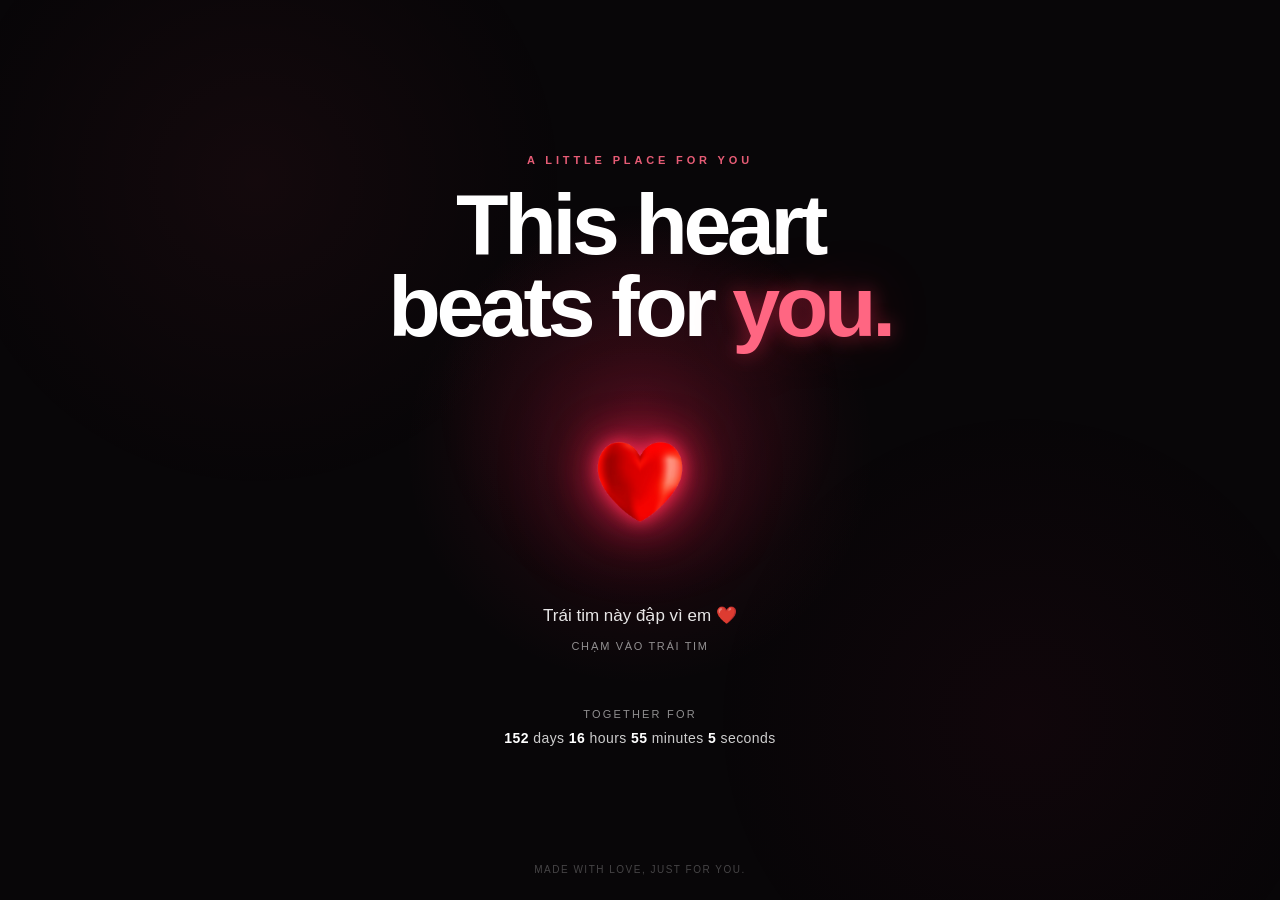
<file: index.html>
<!DOCTYPE html>
<html lang="vi">

<head>
    <meta charset="UTF-8">
    <meta name="viewport" content="width=device-width, initial-scale=1.0">

    <title>For You</title>

    <link rel="stylesheet" href="styles.css">

    <link rel="icon" type="image/png" href="./static/heart.png">

    <meta property="og:title" content="For You ❤️">
    <meta property="og:description" content="This heart beats for you.">
    <meta property="og:image" content="./heart.png">
</head>

<body>
    <audio id="bgMusic" loop preload="auto">
        <source src="./static/open-music.mp3" type="audio/mpeg">
    </audio>

    <!-- Background -->
    <div class="background"></div>

    <!-- Floating particles -->
    <div class="particles"></div>

    <main class="love-page">

        <!-- Small label -->
        <p class="eyebrow">
            A little place for you
        </p>

        <!-- Main title -->
        <h1>
            This heart<br>
            beats for <span>you.</span>
        </h1>

        <!-- Heart -->
        <div class="heart-wrapper">

            <div class="pulse"></div>

            <button class="heart-button" aria-label="Click the heart">
                <div class="heart">
                    <img class="heart-image" src="./static/heart.png" alt="heart" />
                </div>
            </button>
        </div>

        <!-- Message -->
        <p class="love-message">
            Trái tim này đập vì em ❤️
        </p>

        <p class="hint">
            Chạm vào trái tim
        </p>

        <!-- Counter -->
        <section class="counter-section">

            <p class="counter-label">
                Together for
            </p>

            <div class="love-counter">
                <span>0</span> days
                <span>0</span> hours
                <span>0</span> minutes
                <span>0</span> seconds
            </div>

        </section>

        <!-- Footer -->
        <p class="footer">
            Made with love, just for you.
        </p>

    </main>

    <script src="scripts.js"></script>

</body>

</html>
</file>
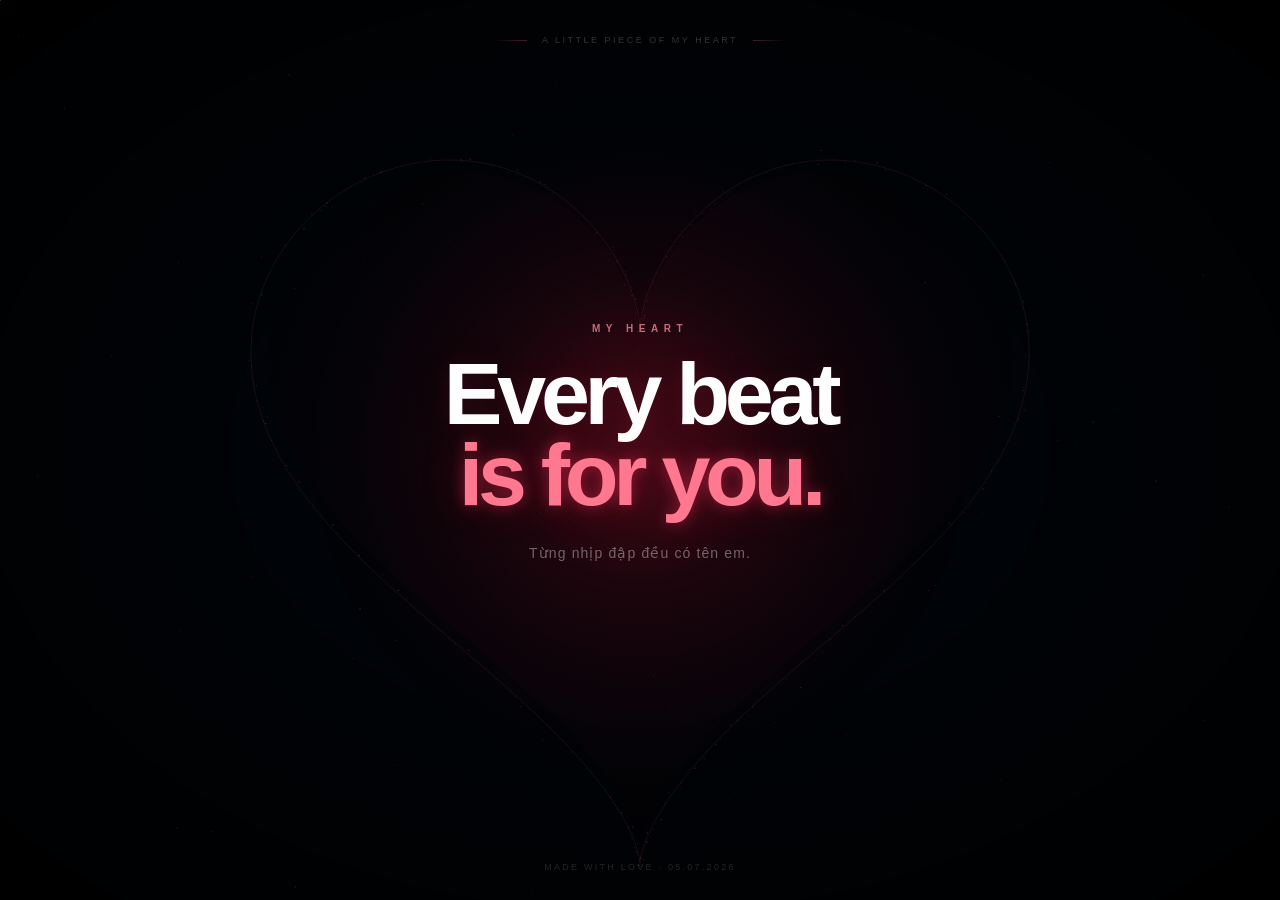
<file: heart/heart.html>
<!DOCTYPE html>
<html lang="vi">

<head>
    <meta charset="UTF-8">

    <meta name="viewport" content="width=device-width, initial-scale=1.0">

    <title>For You</title>

    <link rel="stylesheet" href="heart.css">

    <link rel="icon" type="image/png" href="./../static/heart.png"> 
    
    <meta property="og:title" content="For You ❤️">
    <meta property="og:description" content="This heart beats for you.">
    <meta property="og:image" content="./../static/heart.png">
</head>

<body>
    <!-- Background -->
    <div class="background"></div>

    <!-- Ambient particles -->
    <div class="ambient-particles"></div>

    <!-- Main -->
    <main class="trend-heart-page">

        <!-- Canvas -->
        <canvas id="heartCanvas"></canvas>

        <!-- Heart glow -->
        <div class="heart-aura"></div>

        <!-- Center content -->
        <div class="heart-content">

            <p class="heart-label">
                MY HEART
            </p>

            <h1>
                Every beat<br>
                <span>is for you.</span>
            </h1>

            <p class="heart-description">
                Từng nhịp đập đều có tên em.
            </p>

        </div>

        <!-- Top text -->
        <div class="top-message">
            <span></span>
            A little piece of my heart
            <span></span>
        </div>

        <!-- Bottom -->
        <div class="heart-footer">
            MADE WITH LOVE · 05.07.2026
        </div>

    </main>

    <script src="heart.js"></script>

</body>

</html>
</file>
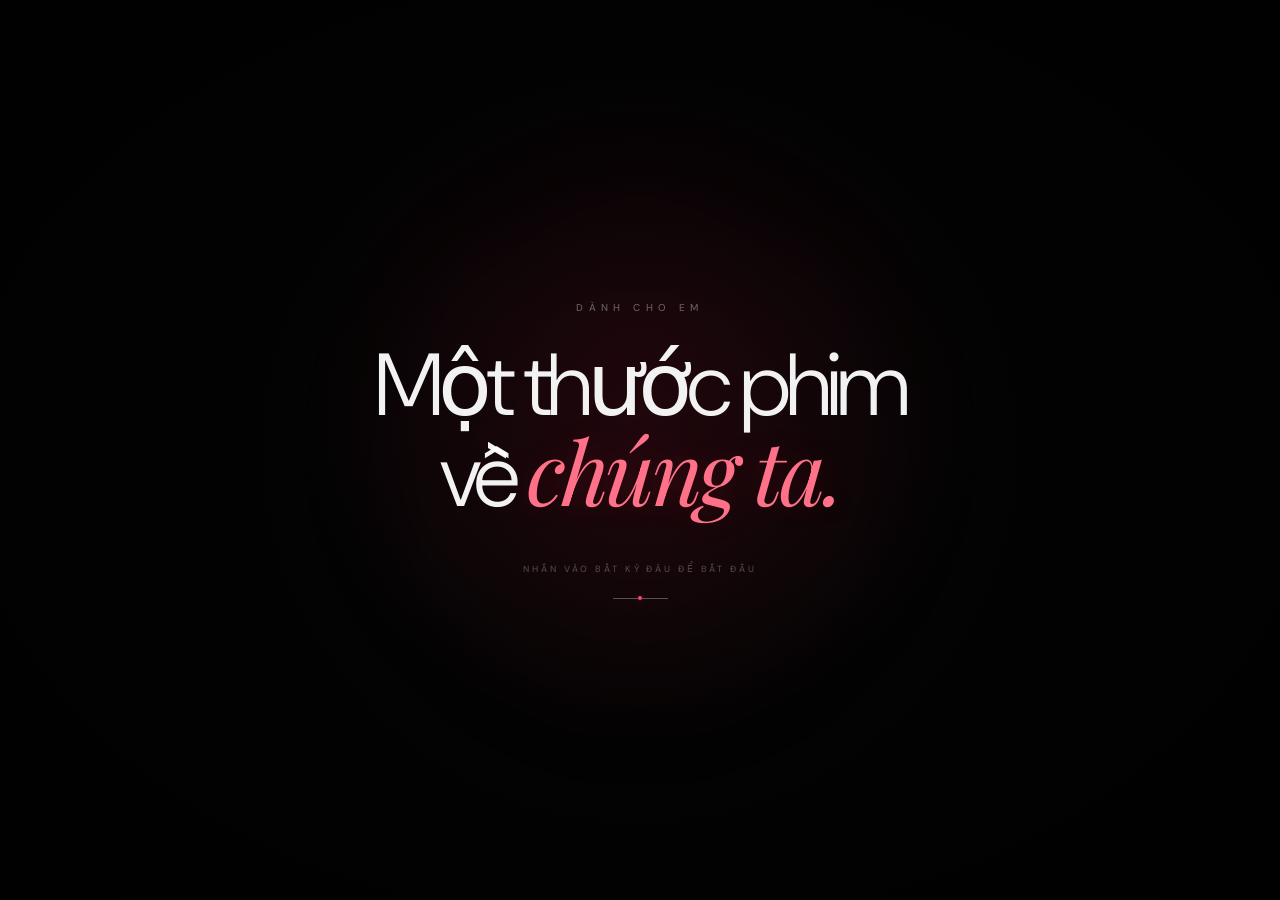
<file: intro/intro.html>
<!DOCTYPE html>
<html lang="vi">

<head>
    <meta charset="UTF-8">
    <meta name="viewport" content="width=device-width, initial-scale=1.0">
    <title>Câu chuyện của chúng ta</title>
    <link rel="icon" type="image/png" href="./../static/heart.png">
    <link rel="stylesheet" href="./intro.css">
    <meta property="og:title" content="Dành cho em ❤️">
    <meta property="og:description" content="Một chút câu chuyện về chúng ta.">
    <meta property="og:image" content="./../static/heart.png">
</head>

<body>

    <div class="start-screen" id="startScreen">
        <div class="start-content">
            <span class="start-label">DÀNH CHO EM</span>
            <h1>Một thước phim<br>về <em>chúng ta.</em></h1>
            <p>Nhấn vào bất kỳ đâu để bắt đầu</p>
            <div class="start-line"></div>
        </div>
    </div>

    <div class="background"></div>
    <div class="film-grain"></div>
    <div class="film-dust"></div>
    <div class="vignette"></div>
    <div class="light-leak light-leak-1"></div>
    <div class="light-leak light-leak-2"></div>
    <div class="film-frame"></div>
    <div class="cinema-bar cinema-bar-top"></div>
    <div class="cinema-bar cinema-bar-bottom"></div>

    <main class="film">

        <section class="scene scene-01 active">
            <div class="scene-center">
                <span class="eyebrow">CÂU CHUYỆN CỦA CHÚNG TA</span>
                <h1 class="friendship-duration">...</h1>
                <p>Và rồi chúng ta...</p>
            </div>
        </section>

        <section class="scene scene-02">
            <div class="scene-left">
                <span class="scene-number">01</span>
                <h2>Ngày ấy,<br>chúng ta là bạn.</h2>
            </div>

            <div class="scene-right">
                <p>
                    <span class="friendship-duration">...</span>
                    đủ dài để một người trở thành một phần quen thuộc trong cuộc sống của mình
                </p>

                <p>
                    Nhưng cũng đủ lâu để chúng ta chẳng hề nghĩ rằng một ngày nào đó,
                    người ấy sẽ trở thành người mình yêu
                </p>
            </div>
        </section>

        <section class="scene scene-03">
            <div class="scene-center story-text">
                <span class="small-text">NHỮNG NGÀY CŨ</span>
                <h2>Có những ngày<br>rất bình thường.</h2>
                <p>Những cuộc trò chuyện chẳng có gì đặc biệt. Những lần cùng nhau cười vì những chuyện rất nhỏ.</p>
            </div>
        </section>

        <section class="scene scene-04">
            <div class="scene-center story-text">
                <p>Lúc đó anh đâu biết...</p>
                <h2>Những điều bình thường ấy<br>lại trở thành kỷ niệm.</h2>
            </div>
        </section>

        <section class="scene scene-05">
            <div class="scene-center">
                <span class="small-text">RỒI MỘT NGÀY</span>
                <h2>Mọi thứ<br>bỗng khác đi.</h2>
                <p>Không có một khoảnh khắc thật rõ ràng.</p>
            </div>
        </section>

        <section class="scene scene-06">
            <div class="scene-center story-text">
                <p>Chỉ là anh bắt đầu để ý đến em nhiều hơn một chút.</p>
                <p>Một chút quan tâm. Một chút nhớ.<br>Và một chút mong chờ những lần được gặp em.</p>
            </div>
        </section>

        <section class="scene scene-07">
            <div class="scene-center story-text">
                <p>Anh từng nghĩ mình chẳng có gì đặc biệt.</p>
                <p>Còn em...</p>
                <h2>Anh từng nghĩ<br>giữa chúng ta sẽ mãi chỉ là tình bạn.</h2>
            </div>
        </section>

        <section class="scene scene-08">
            <div class="scene-center">
                <span class="small-text">NHƯNG RỒI ANH NHẬN RA</span>
                <p>Người anh không dám hy vọng...</p>
                <h2>Lại là người<br>chọn ở bên anh.</h2>
            </div>
        </section>

        <section class="scene scene-09">
            <div class="scene-center story-text">
                <p>Ban đầu anh cũng không nhận ra.</p>
                <p>Chỉ là anh bắt đầu nhớ những cuộc trò chuyện với em nhiều hơn.</p>
            </div>
        </section>

        <section class="scene scene-10">
            <div class="scene-center">
                <span class="small-text">RỒI TỪ KHI NÀO</span>
                <h2>Một ngày không nói chuyện<br>với em...</h2>
                <p>lại trở thành một ngày thiếu đi điều gì đó.</p>
            </div>
        </section>

        <section class="scene scene-11">
            <div class="scene-center story-text">
                <p>Anh bắt đầu để ý những điều rất nhỏ.</p>
                <p>Cách em nói chuyện.<br>Cách em quan tâm người khác.<br>Cách em luôn nghĩ cho cảm xúc của mọi người.
                </p>
            </div>
        </section>

        <section class="scene scene-12">
            <div class="scene-center">
                <p>Và rồi anh nhận ra...</p>
                <h2>Em không chỉ là<br>một người bạn nữa.</h2>
            </div>
        </section>

        <section class="scene scene-13">
            <div class="scene-center story-text">
                <span class="small-text">NHƯNG ANH VẪN IM LẶNG</span>
                <p>Vì anh sợ nếu nói ra...</p>
                <h2>chúng ta sẽ không còn<br>như trước nữa.</h2>
            </div>
        </section>

        <section class="scene scene-14">
            <div class="scene-center">
                <p>Anh thà giữ một tình bạn đẹp...</p>
                <h2>còn hơn đánh mất em.</h2>
            </div>
        </section>

        <section class="scene scene-15">
            <div class="scene-center story-text">
                <p>Nhưng có những cảm xúc càng cố giấu...</p>
                <p>lại càng trở nên rõ ràng.</p>
                <h2>Và anh biết<br>mình không thể giả vờ nữa.</h2>
            </div>
        </section>

        <section class="scene scene-16">
            <div class="scene-center">
                <span class="small-text">RỒI MỘT NGÀY</span>
                <h2>Chúng ta bắt đầu<br>nói về nhau.</h2>
            </div>
        </section>

        <section class="scene scene-17">
            <div class="scene-center story-text">
                <p>Chúng ta kể cho nhau nghe những điều đã từng xảy ra.</p>
                <p>Những chuyện đã qua.<br>Những điều từng giấu trong lòng.<br>Những cảm xúc trước đây chưa từng nói
                    thành lời.</p>
            </div>
        </section>

        <section class="scene scene-18">
            <div class="scene-center">
                <p>Và anh nhận ra...</p>
                <h2>Đằng sau những nụ cười<br>cũng có những điều em từng giấu.</h2>
            </div>
        </section>

        <section class="scene scene-19">
            <div class="scene-center story-text">
                <p>Lần đầu tiên anh cảm thấy giữa chúng ta chẳng còn khoảng cách.</p>
                <p>Anh có thể kể cho em những điều mình chưa từng nói với ai.</p>
            </div>
        </section>

        <section class="scene scene-20">
            <div class="scene-center">
                <p>Và rồi...</p>
                <h2>chúng ta đã khóc<br>cùng nhau.</h2>
            </div>
        </section>

        <section class="scene scene-21">
            <div class="scene-center story-text">
                <p>Anh nghĩ khoảnh khắc ấy đẹp theo một cách rất khác.</p>
                <p>Không phải vì chúng ta đã khóc.</p>
                <h2>Mà vì cuối cùng<br>chúng ta cũng thật lòng.</h2>
            </div>
        </section>

        <section class="scene scene-22">
            <div class="scene-center">
                <p>Không cần phải tỏ ra mạnh mẽ.</p>
                <h2>Không cần phải<br>giấu cảm xúc nữa.</h2>
            </div>
        </section>

        <section class="scene scene-23">
            <div class="scene-center story-text">
                <p>Chỉ cần ngồi đó.</p>
                <p>Nghe nhau nói.<br>Hiểu nhau hơn một chút.<br>Và ở bên nhau.</p>
            </div>
        </section>

        <section class="scene scene-24">
            <div class="scene-center">
                <span class="small-text">VÀ RỒI ANH HIỂU</span>
                <h2>Có lẽ anh đã<br>thương em từ lâu.</h2>
            </div>
        </section>

        <section class="scene scene-25">
            <div class="scene-center">
                <p>Chỉ là anh mất rất lâu...</p>
                <h2>để đủ can đảm<br>gọi tên cảm xúc ấy.</h2>
            </div>
        </section>

        <section class="scene scene-26">
            <div class="scene-center">
                <span class="small-text">VÀ ANH ĐÃ LIỀU MỘT LẦN</span>
                <h2>Anh nói với em<br>rằng anh yêu em.</h2>
            </div>
        </section>

        <section class="scene scene-27">
            <div class="scene-center">
                <p>Và rồi anh chờ câu trả lời.</p>
                <h2>...</h2>
            </div>
        </section>

        <section class="scene scene-28">
            <div class="scene-center">
                <span class="eyebrow love-date">05.07.2026</span>
                <h2>Và em<br><em>đồng ý.</em></h2>
                <p>Không cần phải suy nghĩ quá lâu.</p>
            </div>
        </section>

        <section class="scene scene-29">
            <div class="scene-center">
                <p>Lúc đó anh đã vui đến mức...</p>
                <h2>chẳng biết phải nói gì.</h2>
            </div>
        </section>

        <section class="scene scene-30">
            <div class="scene-center story-text">
                <p>Điều anh từng nghĩ sẽ chẳng bao giờ xảy ra...</p>
                <p>lại thật sự xảy ra.</p>
                <h2>Em thật sự<br>đã chọn anh.</h2>
            </div>
        </section>

        <section class="scene scene-31">
            <div class="scene-center">
                <span class="small-text">ĐIỀU LÀM ANH HẠNH PHÚC NHẤT</span>
                <p>Không chỉ là việc chúng ta trở thành một đôi.</p>
                <h2>Mà là biết rằng<br>em cũng đã từng có cảm xúc như anh.</h2>
            </div>
        </section>

        <section class="scene scene-32">
            <div class="scene-center story-text">
                <p>Cảm giác ấy thật lạ.</p>
                <p>Một người anh từng nghĩ mình không thể có...</p>
                <h2>lại đang ở đây,<br>và gọi anh là người yêu.</h2>
            </div>
        </section>

        <section class="scene scene-33">
            <div class="scene-center">
                <span class="small-text">TỪ NGÀY ẤY</span>
                <h2>Chúng ta<br>thành một đôi.</h2>
                <p>Một cách chính thức.</p>
            </div>
        </section>

        <section class="scene scene-34">
            <div class="scene-center">
                <div class="date">05.07.2026</div>
                <h2 class="love-duration">...</h2>
                <p>Không phải một khoảng thời gian quá dài.<br>Nhưng đủ để anh biết mình may mắn thế nào.</p>
            </div>
        </section>

        <section class="scene scene-35">
            <div class="photo photo-01">
                <img src="./../static/old-01.png" alt="Một kỷ niệm">
            </div>

            <div class="photo-caption">
                <span class="friendship-duration">...</span>
                <p>Từ hai người bạn<br>đến hai người thương nhau.</p>
            </div>
        </section>

        <section class="scene scene-36">
            <div class="photo photo-02">
                <img src="./../static/us-01.jpg" alt="Một kỷ niệm">
            </div>
            <div class="photo photo-03">
                <img src="./../static/us-02.jpg" alt="Chúng ta">
            </div>
            <div class="photo-caption">
                <span>BÂY GIỜ</span>
                <p>Vẫn là hai người ấy.<br>Chỉ là gần nhau hơn.</p>
            </div>
        </section>

        <section class="scene scene-37">
            <div class="scene-center final-message">
                <p>Đôi khi anh vẫn thấy mọi chuyện thật khó tin.</p>
                <p>Một ngày tưởng như rất bình thường...</p>
                <h2>lại trở thành ngày<br>thay đổi rất nhiều thứ.</h2>
            </div>
        </section>

        <section class="scene scene-38">
            <div class="scene-center">
                <p>Anh từng nghĩ mình không đủ tốt.</p>
                <h2>Nhưng em chưa bao giờ<br>đòi hỏi anh phải hoàn hảo.</h2>
            </div>
        </section>

        <section class="scene scene-39">
            <div class="scene-center story-text">
                <p>Em chỉ đơn giản là ở bên anh.</p>
                <p>Cho anh cảm giác được là chính mình.<br>Được yêu thương. Được quan tâm.<br>Và được trở thành một phần
                    trong cuộc sống của em.</p>
            </div>
        </section>

        <section class="scene scene-40">
            <div class="scene-center">
                <span class="eyebrow">ĐIỀU ANH MUỐN GIỮ LẠI</span>
                <h2>Không phải một<br>câu chuyện hoàn hảo.</h2>
                <p>Mà là câu chuyện của chúng ta.</p>
            </div>
        </section>

        <section class="scene scene-final">
            <div class="scene-center">
                <p>Và nếu được chọn lại...</p>
                <h2>Anh vẫn sẽ<br><em>chọn em.</em></h2>
            </div>
        </section>

        <section class="scene scene-heart">
            <div class="scene-center">
                <p>Còn rất nhiều điều anh muốn cùng em trải qua...</p>
                <h2>Và đây là<br>trái tim của anh.</h2>
            </div>
        </section>

    </main>

    <div class="film-info">
        <span class="love-date">05.07.2026</span>
        <span>LOVE</span>
        <span class="love-name">LƯƠNG THỊ HOÀNG ANH THƯ</span>
    </div>

    <div class="film-progress"><span></span></div>

    <audio id="bgMusic" loop preload="auto">
        <source src="./../static/intro-music.mp3" type="audio/mpeg">
    </audio>

    <script src="./intro.js"></script>
</body>

</html>
</file>
<file: styles.css>
/* =========================================
   ❤️ LOVE HEART
   ========================================= */
:root {
    --heart-color: #ff3158;
    --heart-light: #ff6682;
    --text: #ffffff;
    --muted: rgba(255, 255, 255, 0.55);

    --mouse-x: 50%;
    --mouse-y: 50%;
}

* {
    margin: 0;
    padding: 0;
    box-sizing: border-box;
}

html,
body {
    width: 100%;
    min-height: 100%;
}

body {
    overflow: hidden;

    background:
        radial-gradient(circle at var(--mouse-x) var(--mouse-y),
            rgba(255, 45, 90, 0.12),
            transparent 30%),
        #080608;

    color: var(--text);

    font-family:
        Inter,
        -apple-system,
        BlinkMacSystemFont,
        "Segoe UI",
        sans-serif;
}

/* =========================================
   BACKGROUND
   ========================================= */
.background {
    position: fixed;
    inset: 0;

    background:
        radial-gradient(circle at 50% 45%,
            rgba(255, 30, 80, 0.13),
            transparent 25%),
        radial-gradient(circle at 20% 20%,
            rgba(255, 80, 110, 0.05),
            transparent 25%),
        radial-gradient(circle at 80% 80%,
            rgba(180, 20, 70, 0.05),
            transparent 25%);

    pointer-events: none;
}

/* =========================================
   MAIN
   ========================================= */
.love-page {
    position: relative;
    z-index: 5;

    width: 100%;
    min-height: 100vh;

    display: flex;
    flex-direction: column;
    align-items: center;
    justify-content: center;

    padding: 40px 20px;

    text-align: center;
}

/* =========================================
   TEXT
   ========================================= */

.eyebrow {
    margin-bottom: 18px;

    color: var(--heart-light);

    font-size: 11px;
    font-weight: 600;

    letter-spacing: 0.35em;
    text-transform: uppercase;

    opacity: 0.9;
}

h1 {
    font-size: clamp(42px, 7vw, 86px);

    line-height: 0.95;

    font-weight: 700;

    letter-spacing: -0.05em;

    margin-bottom: 45px;
}

h1 span {
    color: var(--heart-light);

    text-shadow:
        0 0 20px rgba(255, 49, 88, 0.45),
        0 0 60px rgba(255, 49, 88, 0.25);
}


/* =========================================
   HEART AREA
   ========================================= */
.heart-wrapper {
    position: relative;

    width: 180px;
    height: 180px;

    display: flex;
    align-items: center;
    justify-content: center;

    margin-bottom: 30px;
}

/* =========================================
   HEART BUTTON
   ========================================= */
.heart-button {
    position: relative;
    z-index: 5;

    width: 130px;
    height: 130px;

    border: 0;
    background: transparent;

    cursor: pointer;

    display: flex;
    align-items: center;
    justify-content: center;

    outline: none;
}

/* =========================================
   HEART
   ========================================= */
.heart {
    position: relative;

    width: 90px;
    height: 90px;

    display: flex;
    align-items: center;
    justify-content: center;

    transform-origin: center;

    animation:
        heartbeat 1.45s cubic-bezier(0.36, 0.07, 0.19, 0.97) infinite;
}

/* ========================================= 
   HEART IMAGE 
   ========================================= */
.heart-image {
    display: block;
    width: 100%;
    height: 100%;
    object-fit: contain;
    border: none;
    border-radius: 0;
    filter: drop-shadow(0 0 8px rgba(255, 40, 80, 0.95)) drop-shadow(0 0 20px rgba(255, 40, 80, 0.7)) drop-shadow(0 0 45px rgba(255, 20, 70, 0.4));
    user-select: none;
    pointer-events: none;
}

/* ========================================= 
   HEART GLOW 
   ========================================= */
.heart::before {
    content: "";
    position: absolute;
    inset: 15px;
    z-index: -1;
    border-radius: 50%;
    background: rgba(255, 40, 80, 0.45);
    filter: blur(35px);
    opacity: 0.8;
}

/* =========================================
   HEARTBEAT
   ========================================= */
@keyframes heartbeat {

    0%,
    100% {
        transform: scale(1);
    }

    8% {
        transform: scale(1.08);
    }

    16% {
        transform: scale(0.98);
    }

    24% {
        transform: scale(1.12);
    }

    35% {
        transform: scale(1);
    }
}

/* =========================================
   PULSE
   ========================================= */
.pulse {
    position: absolute;

    width: 110px;
    height: 110px;

    border-radius: 50%;

    border: 1px solid rgba(255, 70, 100, 0.4);

    opacity: 0;

    pointer-events: none;
}

.pulse.active {
    animation: pulse-wave 1.4s ease-out;
}

/* =========================================
   ❤️ PAGE TRANSITION
   ========================================= */
.page-transition {
    position: fixed;

    inset: 0;

    z-index: 9999;

    display: flex;

    align-items: center;
    justify-content: center;

    background: #080608;

    opacity: 0;

    visibility: hidden;

    transform: scale(1.08);

    transition:
        opacity 0.8s ease,
        transform 1.2s cubic-bezier(0.65,
            0,
            0.35,
            1),
        visibility 0.8s ease;
}

.page-transition.active {

    opacity: 1;

    visibility: visible;

    transform: scale(1);
}

/* =========================================
   TRANSITION HEART
   ========================================= */
.transition-heart {

    color: #ff3158;

    font-size: 70px;

    filter:
        drop-shadow(0 0 15px rgba(255, 40, 80, 0.9)) drop-shadow(0 0 50px rgba(255, 40, 80, 0.6));

    animation:
        transition-heartbeat 1.2s ease-in-out infinite;

}

@keyframes transition-heartbeat {

    0%,
    100% {
        transform: scale(1);
    }

    10% {
        transform: scale(1.12);
    }

    20% {
        transform: scale(1);
    }

    30% {
        transform: scale(1.2);
    }

    45% {
        transform: scale(1);
    }

}

@keyframes pulse-wave {
    0% {
        width: 100px;
        height: 100px;

        opacity: 0.7;
    }

    100% {
        width: 320px;
        height: 320px;

        opacity: 0;
    }
}


/* =========================================
   CLICK EFFECT
   ========================================= */
.heart.clicked {
    animation: click-heart 0.5s ease;
}

@keyframes click-heart {
    0% {
        transform: scale(1);
    }

    40% {
        transform: scale(1.35);
    }

    70% {
        transform: scale(0.9);
    }

    100% {
        transform: scale(1);
    }
}

/* =========================================
   MESSAGE
   ========================================= */
.love-message {
    max-width: 600px;

    min-height: 28px;

    padding: 0 20px;

    color: rgba(255, 255, 255, 0.9);

    font-size: 17px;
    font-weight: 400;

    line-height: 1.6;

    transition:
        opacity 0.3s ease,
        transform 0.3s ease;
}

.hint {
    margin-top: 10px;

    color: var(--muted);

    font-size: 11px;

    letter-spacing: 0.15em;
    text-transform: uppercase;
}

/* =========================================
   COUNTER
   ========================================= */
.counter-section {
    margin-top: 55px;
}

.counter-label {
    margin-bottom: 10px;

    color: var(--muted);

    font-size: 11px;

    letter-spacing: 0.2em;
    text-transform: uppercase;
}

.love-counter {
    color: rgba(255, 255, 255, 0.8);

    font-size: 14px;

    letter-spacing: 0.03em;
}

.love-counter span {
    color: white;

    font-weight: 600;
}


/* =========================================
   FOOTER
   ========================================= */
.footer {
    position: absolute;

    bottom: 25px;

    color: rgba(255, 255, 255, 0.25);

    font-size: 10px;

    letter-spacing: 0.15em;

    text-transform: uppercase;
}

/* =========================================
   FLOATING HEARTS
   ========================================= */
.particles {
    position: fixed;
    inset: 0;

    overflow: hidden;

    pointer-events: none;

    z-index: 2;
}

.floating-heart {
    position: absolute;

    bottom: -30px;

    color: rgba(255, 70, 100, 0.5);

    font-size: 12px;

    animation:
        float-heart 5s linear forwards;

    pointer-events: none;
}

.floating-heart.from-click {
    color: rgba(255, 100, 130, 0.8);

    font-size: 18px;
}

@keyframes float-heart {
    0% {
        transform:
            translateY(0) rotate(0deg) scale(0.8);

        opacity: 0;
    }

    15% {
        opacity: 0.8;
    }

    80% {
        opacity: 0.5;
    }

    100% {
        transform:
            translateY(-110vh) rotate(360deg) scale(1.4);

        opacity: 0;
    }
}

/* =========================================
   MOBILE
   ========================================= */
@media (max-width: 600px) {

    .love-page {
        padding: 30px 18px;
    }

    .eyebrow {
        font-size: 9px;

        letter-spacing: 0.25em;
    }

    h1 {
        font-size: 48px;

        margin-bottom: 35px;
    }

    .heart-wrapper {
        width: 150px;
        height: 150px;
    }

    .heart-button {
        width: 110px;
        height: 110px;
    }

    .heart-shape {
        width: 60px;
        height: 60px;
    }

    .heart-shape::before,
    .heart-shape::after {
        width: 60px;
        height: 60px;
    }

    .heart-shape::before {
        top: -30px;
    }

    .heart-shape::after {
        left: 30px;
    }

    .love-message {
        font-size: 15px;
    }

    .counter-section {
        margin-top: 40px;
    }

    .love-counter {
        font-size: 12px;
    }

    .footer {
        bottom: 15px;

        font-size: 8px;
    }
}
</file>
<file: heart/heart.css>
/* =========================================
   ❤️ CINEMATIC HEART
   ========================================= */
:root {

    --pink: #ff3158;
    --pink-light: #ff7890;
    --pink-soft: #ffb0bd;

    --background: #010408;
}

/* =========================================
   RESET
   ========================================= */
* {
    margin: 0;
    padding: 0;
    box-sizing: border-box;
}

html,
body {

    width: 100%;
    height: 100%;
}

body {

    overflow: hidden;

    background:
        radial-gradient(circle at 50% 48%,
            rgba(255, 20, 60, 0.08),
            transparent 19%),

        radial-gradient(circle at 50% 50%,
            rgba(255, 30, 70, 0.035),
            transparent 44%),

        var(--background);

    color: white;

    font-family:
        Inter,
        -apple-system,
        BlinkMacSystemFont,
        "Segoe UI",
        sans-serif;
}

/* =========================================
   BACKGROUND
   ========================================= */
.background {

    position: fixed;

    inset: 0;

    pointer-events: none;

    background:
        radial-gradient(ellipse at center,
            transparent 0%,
            rgba(0, 0, 0, 0.12) 45%,
            rgba(0, 0, 0, 0.88) 100%);

    z-index: 1;
}

/* =========================================
   AMBIENT PARTICLES
   ========================================= */
.ambient-particles {

    position: fixed;

    inset: 0;

    overflow: hidden;

    pointer-events: none;

    z-index: 2;

    opacity: 0.75;
}

.ambient-particles::before,
.ambient-particles::after {
    content: "";

    position: absolute;

    width: 1px;
    height: 1px;

    border-radius: 50%;

    background:
        rgba(255, 120, 140, 0.55);

    box-shadow:

        5vw 12vh 0 rgba(255, 80, 110, 0.35),

        14vw 70vh 0 rgba(255, 120, 145, 0.22),

        23vw 32vh 0 rgba(255, 70, 100, 0.32),

        31vw 85vh 0 rgba(255, 120, 145, 0.24),

        40vw 15vh 0 rgba(255, 80, 110, 0.20),

        51vw 75vh 0 rgba(255, 120, 145, 0.30),

        61vw 22vh 0 rgba(255, 80, 110, 0.24),

        73vw 65vh 0 rgba(255, 120, 145, 0.20),

        82vw 18vh 0 rgba(255, 80, 110, 0.30),

        94vw 80vh 0 rgba(255, 120, 145, 0.24);

    animation:
        ambientFloat 10s ease-in-out infinite alternate;
}

.ambient-particles::after {

    transform:
        translate(18px,
            35px);

    opacity: 0.45;

    animation-delay: -4s;
}

@keyframes ambientFloat {

    from {

        transform:
            translateY(12px);
    }

    to {

        transform:
            translateY(-18px);
    }
}

/* =========================================
   PAGE
   ========================================= */
.trend-heart-page {

    position: relative;

    width: 100%;
    height: 100vh;

    display: flex;

    align-items: center;
    justify-content: center;

    overflow: hidden;

    z-index: 3;
}


/* =========================================
   CANVAS
   ========================================= */
#heartCanvas {

    position: absolute;

    inset: 0;

    width: 100%;
    height: 100%;

    z-index: 3;

    pointer-events: auto;
}

/* =========================================
   HEART AURA
   ========================================= */
.heart-aura {

    position: absolute;

    left: 50%;
    top: 50%;

    width:
        min(46vw, 620px);

    height:
        min(46vw, 620px);

    transform:
        translate(-50%,
            -50%);

    border-radius: 50%;

    background:
        radial-gradient(circle,

            rgba(255, 30, 70, 0.12),

            rgba(255, 20, 60, 0.045) 32%,

            transparent 70%);

    filter:
        blur(42px);

    pointer-events: none;

    z-index: 2;
}

/* =========================================
   CENTER CONTENT
   ========================================= */
.heart-content {

    position: relative;

    width: 100%;

    text-align: center;

    pointer-events: none;

    z-index: 10;

    transform:
        translateY(-8px);

    transition:

        opacity 3.4s cubic-bezier(0.22,
            1,
            0.36,
            1),

        filter 3.4s cubic-bezier(0.22,
            1,
            0.36,
            1),

        transform 3.4s cubic-bezier(0.22,
            1,
            0.36,
            1);
}

.heart-label {

    margin-bottom: 20px;

    color:
        rgba(255,
            150,
            165,
            0.72);

    font-size: 10px;

    font-weight: 600;

    letter-spacing:
        0.55em;

    text-transform:
        uppercase;

    animation:
        textReveal 1.8s ease both;
}

.heart-content h1 {

    font-size:
        clamp(48px,
            7vw,
            88px);

    line-height:
        0.91;

    letter-spacing:
        -0.06em;

    font-weight: 700;

    text-shadow:

        0 0 20px rgba(255,
            60,
            90,
            0.10),

        0 0 70px rgba(255,
            30,
            70,
            0.055);

    animation:
        textReveal 2s 0.15s ease both;
}

.heart-content h1 span {

    color:
        var(--pink-light);

    text-shadow:

        0 0 15px rgba(255,
            49,
            88,
            0.45),

        0 0 45px rgba(255,
            49,
            88,
            0.24);
}

.heart-description {

    margin-top: 30px;

    color:
        rgba(255,
            255,
            255,
            0.38);

    font-size: 14px;

    letter-spacing:
        0.08em;

    animation:
        textReveal 2s 0.3s ease both;
}

/* =========================================
   TEXT HIDDEN
   ========================================= */
.heart-content.text-hidden {

    opacity: 0;

    filter:
        blur(13px);

    transform:
        translateY(-22px) scale(0.985);
}

/* =========================================
   TOP MESSAGE
   ========================================= */
.top-message {

    position: absolute;

    top: 35px;

    left: 50%;

    transform:
        translateX(-50%);

    display: flex;

    align-items: center;

    gap: 15px;

    color:
        rgba(255,
            255,
            255,
            0.20);

    font-size: 9px;

    letter-spacing:
        0.28em;

    text-transform:
        uppercase;

    white-space: nowrap;

    z-index: 20;

    transition:

        opacity 3s cubic-bezier(0.22,
            1,
            0.36,
            1),

        filter 3s ease,

        transform 3s cubic-bezier(0.22,
            1,
            0.36,
            1);

    animation:
        fadeIn 2s 1s both;
}

.top-message span {

    width: 35px;
    height: 1px;

    background:
        linear-gradient(to right,
            transparent,
            rgba(255,
                100,
                125,
                0.28));
}

.top-message span:last-child {

    background:
        linear-gradient(to left,
            transparent,
            rgba(255,
                100,
                125,
                0.28));
}

/* =========================================
   FOOTER
   ========================================= */
.heart-footer {

    position: fixed;

    bottom: 28px;

    left: 0;
    right: 0;

    z-index: 20;

    text-align: center;

    color:
        rgba(255,
            255,
            255,
            0.14);

    font-size: 9px;

    letter-spacing:
        0.25em;

    text-transform:
        uppercase;

    transition:

        opacity 3s cubic-bezier(0.22,
            1,
            0.36,
            1),

        filter 3s ease,

        transform 3s cubic-bezier(0.22,
            1,
            0.36,
            1);

    animation:
        fadeIn 2s 1.2s both;
}

/* =========================================
   TEXT REVEAL
   ========================================= */
@keyframes textReveal {

    from {

        opacity: 0;

        transform:
            translateY(18px);

        filter:
            blur(8px);
    }

    to {

        opacity: 1;

        transform:
            translateY(0);

        filter:
            blur(0);
    }
}

@keyframes fadeIn {

    from {
        opacity: 0;
    }

    to {
        opacity: 1;
    }
}

/* =========================================
   MOBILE
   ========================================= */
@media (max-width: 600px) {

    .heart-aura {

        width: 100vw;
        height: 100vw;

        filter:
            blur(34px);
    }

    .heart-content {

        transform:
            translateY(-5px);
    }

    .heart-content h1 {

        font-size: 51px;

        line-height:
            0.94;
    }

    .heart-description {

        margin-top: 24px;

        padding:
            0 30px;

        font-size: 12px;

        letter-spacing:
            0.05em;
    }

    .top-message {

        top: 25px;

        font-size: 7px;

        letter-spacing:
            0.18em;
    }

    .top-message span {

        width: 20px;
    }

    .heart-footer {

        bottom: 20px;

        font-size: 7px;
    }
}

/* =========================================
   REDUCED MOTION
   ========================================= */
@media (prefers-reduced-motion: reduce) {

    *,
    *::before,
    *::after {

        animation-duration:
            0.01ms !important;

        animation-iteration-count:
            1 !important;
    }
}
</file>
<file: intro/intro.css>
@import url("https://fonts.googleapis.com/css2?family=DM+Sans:wght@300;400;500&family=Playfair+Display:ital,wght@0,400;0,500;1,400;1,500&display=swap");

:root {
    --bg: #050305;
    --bg-soft: #0c0508;


    --red: #ff4263;
    --red-soft: #ff7188;
    --red-dark: #5f101f;

    --white: rgba(255, 255, 255, 0.94);
    --white-soft: rgba(255, 255, 255, 0.68);
    --white-muted: rgba(255, 255, 255, 0.42);
    --white-dim: rgba(255, 255, 255, 0.23);

    --ease-cinema: cubic-bezier(.16, .78, .25, 1);
    --ease-soft: cubic-bezier(.22, .61, .36, 1);
}

/* =========================================================
RESET
========================================================= */
* {
    margin: 0;
    padding: 0;
    box-sizing: border-box;
}

html,
body {
    width: 100%;
    height: 100%;
    overflow: hidden;
    background: var(--bg);
    color: #fff;

    font-family:
        "DM Sans",
        Inter,
        "Segoe UI",
        Arial,
        sans-serif;

    -webkit-font-smoothing: antialiased;
    text-rendering: optimizeLegibility;
}

button,
a {
    font: inherit;
}

/* =========================================================
MAIN BACKGROUND
========================================================= */
.background {
    position: fixed;
    inset: 0;
    z-index: 0;

    background:
        radial-gradient(circle at 50% 43%,
            rgba(100, 12, 31, 0.25) 0%,
            rgba(45, 8, 18, 0.17) 27%,
            rgba(12, 5, 9, 0.9) 63%,
            #020202 100%);

    overflow: hidden;
}

.background::before {
    content: "";

    position: absolute;
    inset: -20%;

    background:
        radial-gradient(circle at 18% 24%,
            rgba(255, 54, 84, 0.07),
            transparent 24%),
        radial-gradient(circle at 82% 76%,
            rgba(190, 35, 70, 0.065),
            transparent 26%);

    filter: blur(50px);

    animation:
        ambientMove 18s ease-in-out infinite alternate;
}

.background::after {
    content: "";

    position: absolute;
    inset: 0;

    background:
        radial-gradient(ellipse at center,
            transparent 15%,
            rgba(0, 0, 0, 0.2) 65%,
            rgba(0, 0, 0, 0.75) 100%);

    pointer-events: none;


}

@keyframes ambientMove {
    0% {
        transform: translate3d(-2%, -1%, 0) scale(1);
    }

    100% {
        transform: translate3d(2%, 2%, 0) scale(1.08);
    }
}

/* =========================================================
FILM GRAIN
========================================================= */
.film-grain {
    position: fixed;
    inset: -50%;

    width: 200%;
    height: 200%;

    z-index: 80;
    pointer-events: none;

    opacity: 0.055;

    background-image:
        url("data:image/svg+xml,%3Csvg viewBox='0 0 180 180' xmlns='http://www.w3.org/2000/svg'%3E%3Cfilter id='noise'%3E%3CfeTurbulence type='fractalNoise' baseFrequency='.8' numOctaves='3' stitchTiles='stitch'/%3E%3C/filter%3E%3Crect width='100%25' height='100%25' filter='url(%23noise)' opacity='.7'/%3E%3C/svg%3E");

    animation: grainMove 0.2s steps(2) infinite;
}

@keyframes grainMove {
    0% {
        transform: translate(0, 0);
    }

    25% {
        transform: translate(-1.5%, 1%);
    }

    50% {
        transform: translate(1%, -1.5%);
    }

    75% {
        transform: translate(1.5%, 1%);
    }

    100% {
        transform: translate(0, 0);
    }
}

/* =========================================================
FILM DUST
========================================================= */
.film-dust {
    position: fixed;
    inset: 0;

    z-index: 75;
    pointer-events: none;

    opacity: 0.13;

    background-image:
        radial-gradient(circle,
            rgba(255, 255, 255, 0.55) 0 0.7px,
            transparent 1px);

    background-size: 170px 170px;

    animation: dustFloat 25s linear infinite;
}

@keyframes dustFloat {
    from {
        background-position: 0 0;
    }

    to {
        background-position: 170px 340px;
    }
}

/* =========================================================
VIGNETTE
========================================================= */
.vignette {
    position: fixed;
    inset: 0;

    z-index: 70;
    pointer-events: none;

    background:
        radial-gradient(ellipse at center,
            transparent 30%,
            rgba(0, 0, 0, 0.18) 58%,
            rgba(0, 0, 0, 0.86) 100%);
}

/* =========================================================
LIGHT LEAKS
========================================================= */
.light-leak {
    position: fixed;

    width: 50vw;
    height: 50vw;

    border-radius: 50%;

    filter: blur(120px);

    opacity: 0;

    pointer-events: none;

    z-index: 5;
}

.light-leak-1 {
    left: -20vw;
    top: -18vw;

    background: rgba(255, 40, 75, 0.14);

    animation: leakOne 17s ease-in-out infinite;
}

.light-leak-2 {
    right: -20vw;
    bottom: -20vw;

    background: rgba(180, 25, 65, 0.12);

    animation: leakTwo 20s ease-in-out infinite;
}

@keyframes leakOne {
    0%,
    100% {
        opacity: 0;
        transform: translate3d(0, 0, 0) scale(0.9);
    }

    35% {
        opacity: 0.8;
        transform: translate3d(12vw, 9vh, 0) scale(1.05);
    }

    70% {
        opacity: 0.25;
        transform: translate3d(20vw, 15vh, 0) scale(1.15);
    }
}

@keyframes leakTwo {
    0%,
    100% {
        opacity: 0;
        transform: translate3d(0, 0, 0);
    }


    40% {
        opacity: 0.55;
        transform: translate3d(-10vw, -8vh, 0);
    }

    70% {
        opacity: 0.1;
        transform: translate3d(-15vw, -12vh, 0);
    }
}

/* =========================================================
CINEMA BARS
========================================================= */
.cinema-bar {
    position: fixed;

    left: 0;
    width: 100%;

    height: 7vh;

    background: #000;

    z-index: 100;

    pointer-events: none;
}

.cinema-bar-top {
    top: 0;
}

.cinema-bar-bottom {
    bottom: 0;
}

/* =========================================================
FILM FRAME
========================================================= */
.film-frame {
    position: fixed;

    inset: 7vh 0;

    z-index: 65;

    pointer-events: none;

    border-left: 1px solid rgba(255, 255, 255, 0.025);
    border-right: 1px solid rgba(255, 255, 255, 0.025);
}

.film-frame::before,
.film-frame::after {
    content: "";

    position: absolute;

    left: 28px;
    right: 28px;

    height: 1px;

    background:
        linear-gradient(90deg,
            transparent,
            rgba(255, 255, 255, 0.06),
            transparent);
}

.film-frame::before {
    top: 28px;
}

.film-frame::after {
    bottom: 28px;
}

/* =========================================================
FILM CONTAINER
========================================================= */
.film {
    position: fixed;

    inset: 7vh 0;

    z-index: 10;

    overflow: hidden;

    perspective: 1200px;
}

/* =========================================================
SCENES
========================================================= */
.scene {
    position: absolute;
    inset: 0;

    display: flex;
    align-items: center;
    justify-content: center;

    opacity: 0;
    visibility: hidden;

    transform: scale(1.045) translate3d(0, 18px, 0);

    filter: blur(2px);

    transition:
        opacity 1.65s var(--ease-soft),
        transform 4.5s var(--ease-cinema),
        filter 1.8s ease,
        visibility 0s linear 1.65s;

    overflow: hidden;
}

.scene.active {
    opacity: 1;
    visibility: visible;

    transform: scale(1) translate3d(0, 0, 0);

    filter: blur(0);

    transition:
        opacity 1.8s var(--ease-soft),
        transform 7s var(--ease-cinema),
        filter 2s ease,
        visibility 0s;

    z-index: 2;
}

.scene::before {
    content: "";

    position: absolute;
    inset: -20%;

    background:
        radial-gradient(circle at 50% 48%,
            rgba(255, 45, 75, 0.045),
            transparent 35%);

    pointer-events: none;

    opacity: 0.7;

    animation: sceneGlow 9s ease-in-out infinite alternate;
}

@keyframes sceneGlow {
    from {
        transform: scale(0.95);
        opacity: 0.35;
    }

    to {
        transform: scale(1.08);
        opacity: 0.7;
    }
}

.scene::after {
    content: "";

    position: absolute;
    inset: 0;

    pointer-events: none;

    background:
        radial-gradient(circle at center,
            transparent 30%,
            rgba(0, 0, 0, 0.14) 100%);
}

/* =========================================================
CONTENT
========================================================= */
.scene-center,
.scene-content {
    position: relative;

    z-index: 3;

    width: min(100% - 60px, 1080px);

    padding: 40px;

    text-align: center;
}

/* =========================================================
TYPOGRAPHY
========================================================= */
.eyebrow {
    display: block;

    margin-bottom: 30px;

    font-size: 11px;
    font-weight: 500;

    letter-spacing: 0.52em;

    text-transform: uppercase;

    color:rgba(255, 255, 255, 0.38);
}

.scene h1,
.scene h2 {
    font-weight: 300;

    letter-spacing: -0.055em;

    line-height: 0.95;

    color: var(--white);

    text-wrap: balance;
}

.scene h1 {
    font-size: clamp(58px, 9vw, 145px);
}

.scene h2 {
    font-size: clamp(42px, 6.8vw, 105px);
}

.scene p {
    margin-top: 26px;


    font-size: clamp(14px, 1.25vw, 18px);

    line-height: 1.9;

    font-weight: 300;

    color: var(--white-muted);

    text-wrap: balance;
}

/* =========================================================
PLAYFAIR
========================================================= */
.scene h2 em,
.start-content h1 em {
    font-family:
        "Playfair Display",
        Georgia,
        serif;

    font-style: italic;

    font-weight: 400;

    letter-spacing: -0.04em;

    color: var(--red-soft);

    text-shadow:
        0 0 30px rgba(255, 45, 75, 0.16),
        0 0 80px rgba(255, 45, 75, 0.06);
}

/* =========================================================
SCENE 01
========================================================= */
.scene-01 {
    background:
        radial-gradient(circle at center,
            rgba(105, 10, 32, 0.12),
            transparent 60%);
}

.scene-01 h1 {
    animation:
        titleReveal 2.4s var(--ease-cinema) both;
}

.scene-01 p {
    animation:
        subtitleReveal 2.7s 0.55s var(--ease-cinema) both;
}

@keyframes titleReveal {
    from {
        opacity: 0;

        transform: translateY(42px) scale(0.97);

        filter: blur(14px);
    }

    to {
        opacity: 1;

        transform: translateY(0) scale(1);

        filter: blur(0);
    }
}

@keyframes subtitleReveal {
    from {
        opacity: 0;

        transform: translateY(18px);

        filter: blur(5px);
    }

    to {
        opacity: 1;

        transform: translateY(0);

        filter: blur(0);
    }
}

/* =========================================================
SCENE 02
========================================================= */
.scene-02 {
    justify-content: space-between;
    padding: 8vw 11vw;
}

.scene-left {
    position: relative;

    z-index: 3;

    width: 52%;

    text-align: left;
}

.scene-right {
    position: relative;

    z-index: 3;

    width: 31%;

    padding-top: 70px;
}

.scene-number {
    display: block;

    margin-bottom: 28px;

    font-size: 11px;

    letter-spacing: 0.48em;

    color:rgba(255, 255, 255, 0.25);
}

.scene-02 .scene-left h2 {
    font-size: clamp(46px, 6.5vw, 100px);
}

.scene-02 .scene-right p {
    margin-top: 0;

    margin-bottom: 32px;

    font-size:clamp(14px, 1.2vw, 17px);

    color:rgba(255, 255, 255, 0.48);
}

/* =========================================================
DYNAMIC TEXT
========================================================= */
.friendship-date,
.love-date,
.friendship-duration,
.love-duration {
    font-variant-numeric: tabular-nums;
}

.friendship-duration {
    color:rgba(255, 255, 255, 0.95);
}

.love-duration {
    color:rgba(255, 255, 255, 0.96);
}

.scene-02 .friendship-duration {
    color: rgba(255, 95, 115, 0.92);
    font-weight: 400;
    text-shadow: 0 0 25px rgba(255, 60, 90, 0.1);
}

/* =========================================================
STORY TEXT
========================================================= */
.story-text {
    max-width: 920px;
}

.story-text p {
    margin-top: 20px;
}

.story-text p:first-child {
    margin-top: 0;
}

.story-text h2 {
    margin-top: 40px;
}

/* =========================================================
SMALL TEXT
========================================================= */
.small-text,
.change-text {
    display: block;

    font-size: 11px !important;

    font-weight: 500;

    letter-spacing: 0.38em;

    text-transform: uppercase;

    color:rgba(255, 255, 255, 0.3);
}

/* =========================================================
RED ACCENT SCENES
========================================================= */
.scene-08,
.scene-14,
.scene-23,
.scene-final,
.scene-heart {
    background:
        radial-gradient(circle at center,
            rgba(120, 8, 34, 0.17),
            rgba(35, 5, 13, 0.08) 35%,
            transparent 67%);
}

.scene-14 h2 {
    margin-top: 12px;
}

.scene-14 h2 em {
    display: inline-block;
    margin-top: 7px;
    color:rgba(255, 83, 107, 0.98);
}

/* =========================================================
DATE
========================================================= */

.date {
    position: absolute;

    top: 13%;
    left: 50%;

    z-index: 4;

    transform:
        translateX(-50%);

    font-size: 10px;

    letter-spacing: 0.6em;

    color:
        rgba(255, 255, 255, 0.28);

    white-space: nowrap;
}

/* =========================================================
PHOTOS
========================================================= */
.photo {
    position: absolute;

    overflow: hidden;

    background: #10090c;

    box-shadow:
        0 35px 110px rgba(0, 0, 0, 0.65),
        0 0 0 1px rgba(255, 255, 255, 0.035);

    opacity: 0;

    will-change: transform, opacity;
}

.photo::before {
    content: "";

    position: absolute;
    inset: 0;

    z-index: 2;

    pointer-events: none;

    background:
        linear-gradient(120deg,
            rgba(255, 255, 255, 0.05),
            transparent 30%,
            transparent 70%,
            rgba(255, 40, 70, 0.05));

    mix-blend-mode: screen;
}

.photo::after {
    content: "";

    position: absolute;
    inset: 0;

    z-index: 3;

    pointer-events: none;

    background:
        linear-gradient(180deg,
            rgba(0, 0, 0, 0.04),
            transparent 42%,
            rgba(0, 0, 0, 0.36));
}

.photo img {
    display: block;

    width: 100%;
    height: 100%;

    object-fit: cover;

    filter:
        saturate(0.72) contrast(1.06) brightness(0.72);

    transform: scale(1.12);

    transition:
        transform 11s var(--ease-cinema),
        filter 3.5s ease;
}

.scene.active .photo img {
    transform: scale(1);
    filter: saturate(0.91) contrast(1.05) brightness(0.83);

}
/* =========================================================
PHOTO 01
========================================================= */
.photo-01 {
    width: min(52vw, 720px);
    height: min(65vh, 650px);

    left: 12%;
    top: 50%;

    transform:
        translateY(-50%) rotate(-2deg) scale(1.08);

    transition:
        opacity 2s ease,
        transform 6s var(--ease-cinema);
}

.scene.active .photo-01 {
    opacity: 1;

    transform:
        translateY(-50%) rotate(-2deg) scale(1);
}

/* =========================================================
PHOTO 02
========================================================= */
.photo-02 {
    width: min(32vw, 520px);
    aspect-ratio: 1 / 1;
    height: auto;

    left: 19%;
    top: 27%;

    transform:
        rotate(-4deg) scale(1.08);

    transition:
        opacity 2s 0.2s ease,
        transform 6s var(--ease-cinema);
    z-index: 10;
}

.scene.active .photo-02 {
    opacity: 1;

    transform:
        rotate(-4deg) scale(1);
}

/* =========================================================
PHOTO 03
========================================================= */
.photo-03 {
    width: min(32vw, 520px);
    aspect-ratio: 1 / 1;
    height: auto;

    right: 18%;
    bottom: 20%;

    transform:
        rotate(4deg) scale(1.08);

    transition:
        opacity 2s 0.45s ease,
        transform 6s 0.15s var(--ease-cinema);
}

.scene.active .photo-03 {
    opacity: 1;

    transform:
        rotate(4deg) scale(1);
}

/* =========================================================
PHOTO CAPTION
========================================================= */

.photo-caption {
    position: absolute;

    right: 11%;
    bottom: 16%;

    z-index: 5;

    max-width: 290px;

    opacity: 0;

    transform:
        translateY(25px);

    transition:
        opacity 1.5s 0.8s ease,
        transform 1.5s 0.8s var(--ease-cinema);
}

.scene.active .photo-caption {
    opacity: 1;

    transform:
        translateY(0);
}

.photo-caption span {
    display: block;


    font-size: 9px;

    letter-spacing: 0.5em;

    color:
        rgba(255, 255, 255, 0.3);
}

.photo-caption p {
    margin-top: 12px;


    font-size: 14px;

    line-height: 1.75;

    color:
        rgba(255, 255, 255, 0.62);
}

/* =========================================================
FINAL MESSAGE
========================================================= */

.final-message p {
    margin: 10px 0;

    font-size:
        clamp(15px, 1.7vw, 23px);

    color:
        rgba(255, 255, 255, 0.43);
}

.final-message h2 {
    margin-top: 50px;

    font-size:
        clamp(40px, 5.8vw, 82px);
}

.scene-final h2 {
    margin-top: 32px;
}

.scene-final p {
    color:
        rgba(255, 255, 255, 0.4);
}

/* =========================================================
HEART SCENE
========================================================= */

.scene-heart::before {
    background:
        radial-gradient(circle at center,
            rgba(255, 30, 65, 0.1),
            transparent 38%);

    animation:
        heartSceneGlow 4s ease-in-out infinite alternate;
}

@keyframes heartSceneGlow {
    from {
        transform: scale(0.8);
        opacity: 0.3;
    }

    to {
        transform: scale(1.18);
        opacity: 0.9;
    }
}

.scene-heart h2 {
    text-shadow:
        0 0 35px rgba(255, 50, 80, 0.18),
        0 0 100px rgba(255, 30, 60, 0.06);
}

/* =========================================================
FILM INFO
========================================================= */

.film-info {
    position: fixed;

    left: 26px;
    right: 26px;

    bottom: 8.5vh;

    z-index: 120;

    display: flex;

    align-items: center;
    justify-content: space-between;

    gap: 20px;

    pointer-events: none;

    font-size: 7px;

    font-weight: 500;

    letter-spacing: 0.3em;

    color:
        rgba(255, 255, 255, 0.22);
}

.film-info .love-name {
    max-width: 35vw;
    overflow: hidden;
    text-overflow: ellipsis;
    white-space: nowrap;
}

.film-info .love-date {
    color:
        rgba(255, 255, 255, 0.32);
}

/* =========================================================
PROGRESS
========================================================= */

.film-progress {
    position: fixed;

    left: 50%;
    bottom: 9.5vh;

    width: 150px;
    height: 1px;

    transform:
        translateX(-50%);

    background:
        rgba(255, 255, 255, 0.07);

    z-index: 120;
}

.film-progress span {
    display: block;

    width: 0;
    height: 100%;

    background:
        linear-gradient(90deg,
            rgba(255, 255, 255, 0.2),
            rgba(255, 100, 120, 0.75));

    box-shadow:
        0 0 8px rgba(255, 60, 90, 0.25);

    transition:
        width 0.35s linear;
}

/* =========================================================
START SCREEN
========================================================= */

.start-screen {
    position: fixed;
    inset: 0;

    z-index: 9999;

    display: flex;
    align-items: center;
    justify-content: center;

    background:
        radial-gradient(circle at 50% 44%,
            rgba(100, 8, 30, 0.19),
            transparent 42%),
        radial-gradient(circle at center,
            rgba(255, 255, 255, 0.015),
            transparent 55%),
        #030303;

    cursor: pointer;

    opacity: 1;
    visibility: visible;

    transition:
        opacity 1.8s var(--ease-soft),
        visibility 1.8s;
}

.start-screen::before {
    content: "";

    position: absolute;
    inset: 0;

    background:
        radial-gradient(ellipse at center,
            transparent 22%,
            rgba(0, 0, 0, 0.75) 100%);

    pointer-events: none;
}

.start-screen::after {
    content: "";


    position: absolute;

    width: 55vw;
    height: 55vw;

    border-radius: 50%;

    background:
        radial-gradient(circle,
            rgba(255, 40, 70, 0.045),
            transparent 68%);

    filter: blur(40px);

    animation:
        startGlow 5s ease-in-out infinite alternate;

    pointer-events: none;
}

@keyframes startGlow {
    from {
        transform: scale(0.85);
        opacity: 0.3;
    }

    to {
        transform: scale(1.1);
        opacity: 0.8;
    }
}

.start-screen.hidden {
    opacity: 0;
    visibility: hidden;

    pointer-events: none;
}

.start-content {
    position: relative;

    z-index: 2;

    width: min(90%, 900px);

    text-align: center;

    transform:
        translateY(0);

    transition:
        transform 1.4s var(--ease-cinema),
        opacity 1.2s ease;
}

.start-screen.hidden .start-content {
    transform:
        translateY(-35px) scale(0.98);

    opacity: 0;
}

/* =========================================================
START LABEL
========================================================= */

.start-label {
    display: block;

    margin-bottom: 30px;

    font-size: 10px;

    font-weight: 500;

    letter-spacing: 0.52em;

    color:
        rgba(255, 255, 255, 0.34);

    animation:
        startLabel 3s ease-in-out infinite;
}

@keyframes startLabel {

    0%,
    100% {
        opacity: 0.28;
    }

    50% {
        opacity: 0.72;
    }
}

/* =========================================================
START TITLE
========================================================= */

.start-content h1 {
    margin: 0;

    font-size:
        clamp(42px, 7vw, 88px);

    font-weight: 300;

    line-height: 0.95;

    letter-spacing: -0.055em;

    color:
        rgba(255, 255, 255, 0.95);

    animation:
        startTitleIn 1.8s var(--ease-cinema) both;
}

.start-content h1 em {
    color:
        var(--red-soft);
}

@keyframes startTitleIn {
    from {
        opacity: 0;

        transform:
            translateY(25px);

        filter: blur(10px);
    }

    to {
        opacity: 1;

        transform:
            translateY(0);

        filter: blur(0);
    }
}

/* =========================================================
START HINT
========================================================= */

.start-content p {
    margin-top: 44px;

    font-size: 9px;

    font-weight: 500;

    letter-spacing: 0.32em;

    text-transform: uppercase;

    color:
        rgba(255, 255, 255, 0.25);

    animation:
        startHint 2.5s ease-in-out infinite;
}

@keyframes startHint {

    0%,
    100% {
        opacity: 0.22;
        transform: translateY(0);
    }

    50% {
        opacity: 0.65;
        transform: translateY(-3px);
    }
}

/* =========================================================
START LINE
========================================================= */

.start-line {
    position: relative;

    width: 55px;
    height: 1px;

    margin: 23px auto 0;

    background:
        rgba(255, 255, 255, 0.3);

    transform-origin: center;

    animation:
        startLine 2.4s ease-in-out infinite;
}

.start-line::after {
    content: "";

    position: absolute;

    left: 50%;
    top: 50%;

    width: 4px;
    height: 4px;

    border-radius: 50%;

    background:
        var(--red);

    transform:
        translate(-50%, -50%);

    box-shadow:
        0 0 10px rgba(255, 50, 80, 0.45);
}

@keyframes startLine {

    0%,
    100% {
        transform: scaleX(0.45);

        opacity: 0.2;
    }

    50% {
        transform: scaleX(1);

        opacity: 0.7;
    }
}

/* =========================================================
MOBILE
========================================================= */

@media (max-width: 700px) {
    .cinema-bar {
        height: 5vh;
    }

    .film {
        inset: 5vh 0;
    }

    .film-frame {
        inset: 5vh 0;
    }

    .film-frame::before,
    .film-frame::after {
        left: 16px;
        right: 16px;
    }

    .scene-center,
    .scene-content {
        width: 100%;
        padding: 28px;
    }


    .scene h1 {
        font-size:
            clamp(48px, 14vw, 72px);
    }

    .scene h2 {
        font-size:
            clamp(38px, 11vw, 62px);
    }

    .scene p {
        font-size: 14px;
        line-height: 1.8;
    }

    .eyebrow {
        font-size: 7px;

        letter-spacing: 0.36em;

        margin-bottom: 22px;
    }

    .scene-02 {
        display: block;

        padding:
            20vw 9vw;
    }

    .scene-left,
    .scene-right {
        width: 100%;
    }

    .scene-right {
        padding-top: 45px;
    }

    .scene-02 .scene-right p {
        font-size: 13px;

        margin-bottom: 25px;
    }

    .scene-number {
        margin-bottom: 22px;
    }


    /* STORY */
    .story-text {
        max-width: 100%;
    }

    .story-text p {
        margin-top: 17px;
    }

    .story-text h2 {
        margin-top: 30px;
    }


    /* PHOTOS */
    .photo-01 {
        width: 76vw;
        height: 57vh;

        left: 7%;
    }

    .photo-02 {
        width: 50vw;
        aspect-ratio: 1 / 1;
        height: auto;
        object-fit: cover;

        left: 5%;
        top: 20%;
    }

    .photo-03 {
        width: 50vw;
        aspect-ratio: 1 / 1;
        height: auto;
        object-fit: cover;

        right: 5%;
        bottom: 15%;
    }

    .photo-caption {
        right: 7%;
        bottom: 9%;

        max-width: 220px;
    }

    .photo-caption p {
        font-size: 13px;
    }

    /* INFO */
    .film-info {
        left: 14px;
        right: 14px;

        bottom: 6.5vh;

        font-size: 6px;

        letter-spacing: 0.2em;
    }

    .film-info .love-name {
        max-width: 32vw;
    }

    .film-progress {
        bottom: 7.5vh;

        width: 90px;
    }

    .date {
        top: 11%;

        font-size: 7px;

        letter-spacing: 0.45em;
    }

    /* START */
    .start-content {
        width: 90%;
    }

    .start-content h1 {
        font-size:
            clamp(38px, 11vw, 58px);
    }

    .start-label {
        font-size: 7px;

        letter-spacing: 0.34em;
    }

    .start-content p {
        margin-top: 34px;

        font-size: 7px;

        letter-spacing: 0.24em;
    }

    .start-line {
        width: 44px;
    }
}

/* =========================================================
VERY SMALL DEVICES
========================================================= */
@media (max-width: 420px) {
    .scene-center,
    .scene-content {
        padding: 22px;
    }

    .scene h2 {
        font-size: 36px;
    }

    .scene p {
        font-size: 13px;
    }

    .scene-02 {
        padding:
            18vw 8vw;
    }

    .photo-01 {
        width: 80vw;
        height: 54vh;

        left: 5%;
    }

    .photo-caption {
        right: 5%;
        bottom: 8%;
    }

    .film-info {
        font-size: 5.5px;
    }
}

/* =========================================================
REDUCE MOTION
========================================================= */

@media (prefers-reduced-motion: reduce) {
    *,
    *::before,
    *::after {
        animation-duration: 0.01ms !important;
        animation-iteration-count: 1 !important;

        transition-duration: 0.01ms !important;
    }
}
</file>
